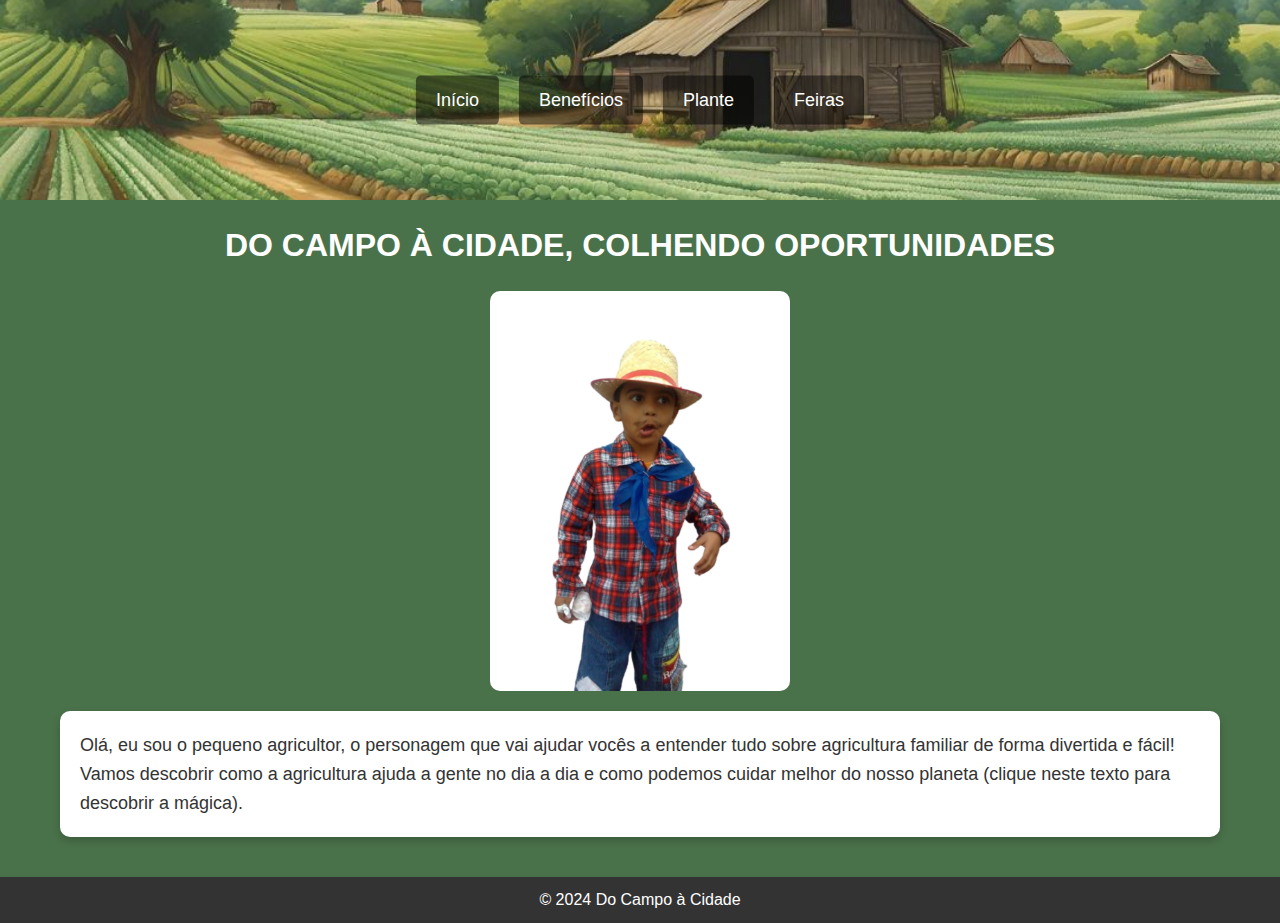
<file: index.html>
<!DOCTYPE html>
<html lang="pt-BR">
<head>
    <meta charset="UTF-8">
    <meta name="viewport" content="width=device-width, initial-scale=1.0">
    <title>Página do Personagem</title>
    <link rel="stylesheet" href="1style.css">
</head>
<body>
    <header>
        <div class="banner">
            <nav>
                <ul>
                    <li><a href="index.html">Início</a></li>
                    <li><a href="beneficios.html">Benefícios</a></li>
                    <li><a href="plante.html">Plante</a></li>
                    <li><a href="feiras.html">Feiras</a></li>
                </ul>
            </nav>
        </div>
    </header>
        
        <h1 class="centered-title">DO CAMPO À CIDADE, COLHENDO OPORTUNIDADES</h1>
    <main>
        <section class="character-container">
            <img id="character-image" src="imagens/personagem.png" alt="Personagem">
            <input type="checkbox" id="toggle-text" class="toggle-text">
            
            <label for="toggle-text" class="speech-bubble initial">
                Olá, eu sou o pequeno agricultor, o personagem que vai ajudar vocês a entender tudo sobre agricultura familiar de forma divertida e fácil! Vamos descobrir como a agricultura ajuda a gente no dia a dia e como podemos cuidar melhor do nosso planeta (clique neste texto para descobrir a mágica).
            </label>
            <label for="toggle-text" class="speech-bubble secondary">
                A agricultura é muito importante porque garante nossa comida diária, cuidando das plantas e dos animais.
                <br><br>
                A agricultura familiar é como um grande projeto de família. É quando uma família cuida de uma pequena área de terra para plantar e colher alimentos. Eles fazem isso juntos e usam o que colhem para a própria comida e também para vender. O tamanho da área de plantio é limitado para que a família possa cuidar bem de tudo.
                <br><br>
                No Brasil, a maioria dos lugares onde se planta comida é cuidado por famílias, embora esses lugares ocupem uma parte menor da terra. Essas famílias são cuidadosas e evitam usar produtos químicos fortes para manter a comida saudável. Muitas vezes, a comida produzida é consumida pela própria família e uma parte é vendida para outras pessoas.
                <br><br>
                Esse trabalho é muito importante, especialmente em cidades pequenas. Segundo o IBGE, 90% das cidades pequenas dependem muito da agricultura familiar para ter uma variedade de alimentos.
            </label>
        </section>
    </main>
    <footer id="cabecalho">
        <p>&copy; 2024 Do Campo à Cidade</p>
    </footer>
</body>
</html>
</file>
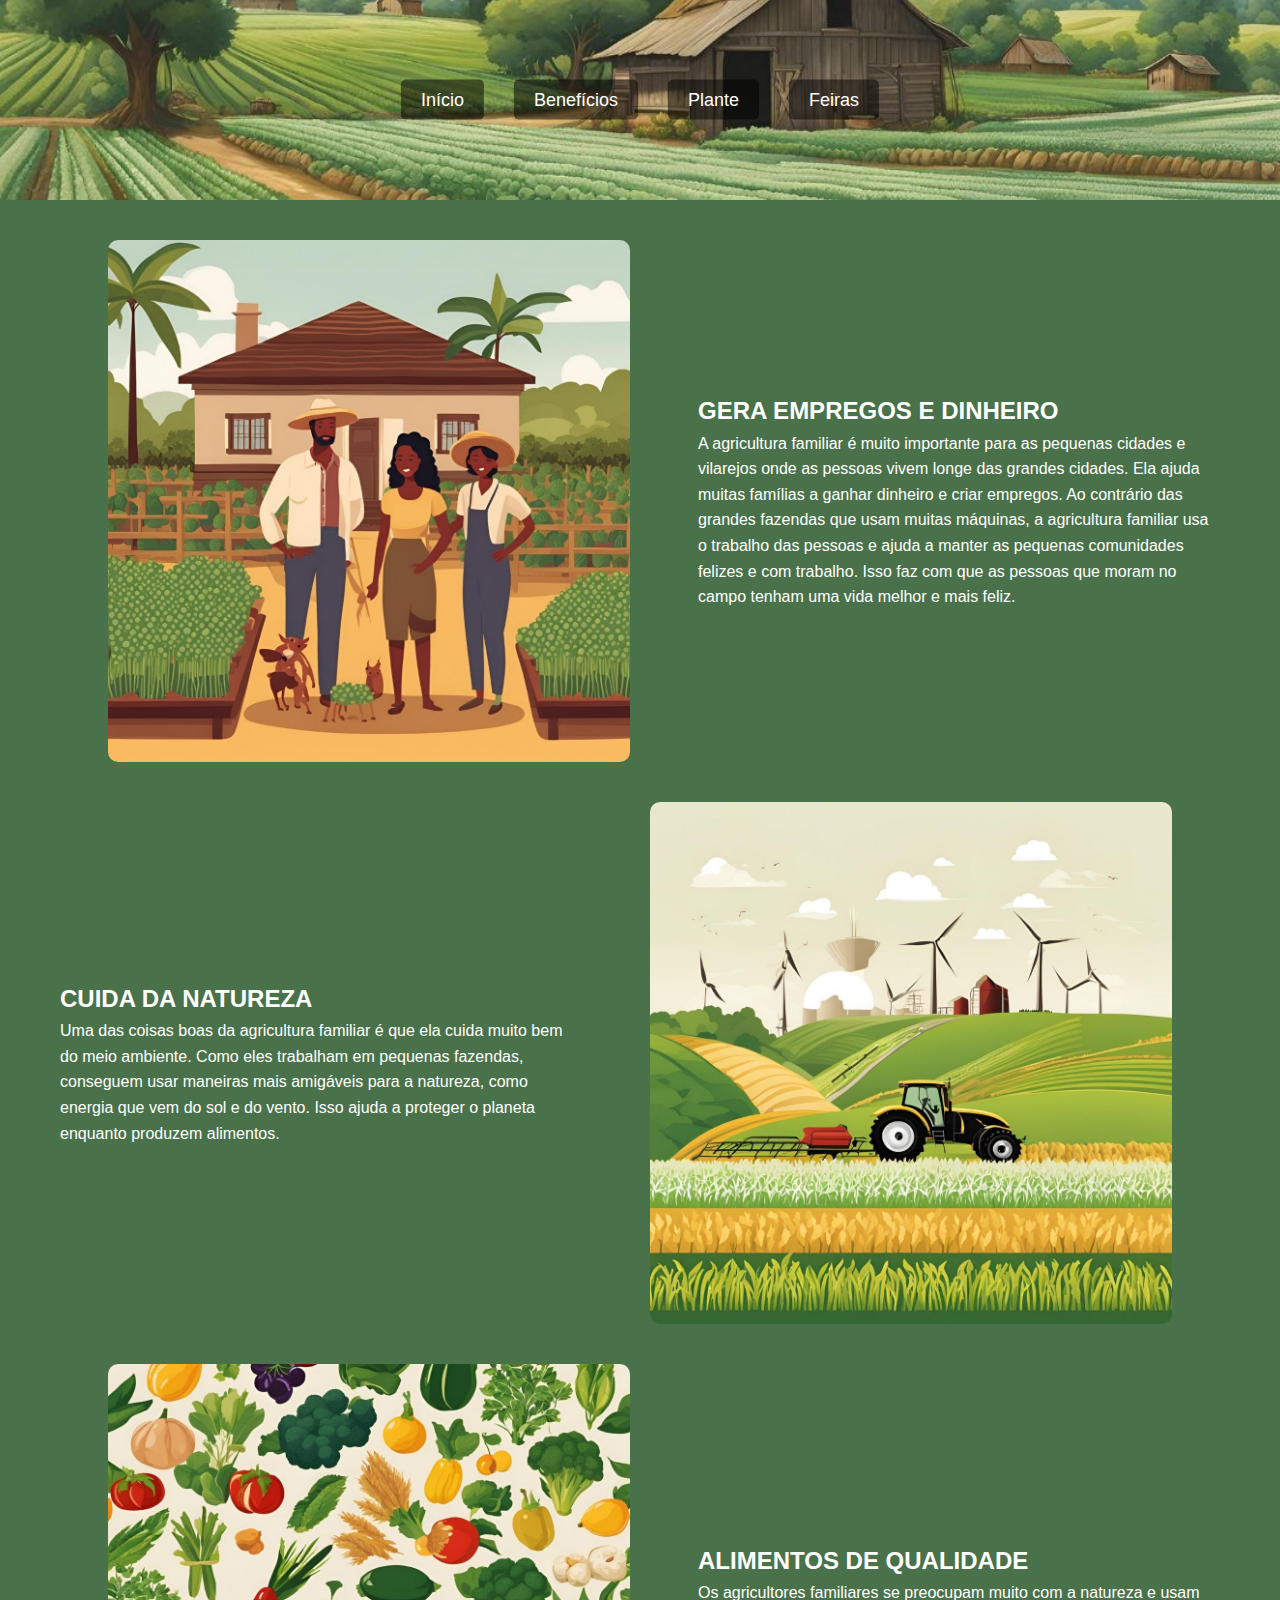
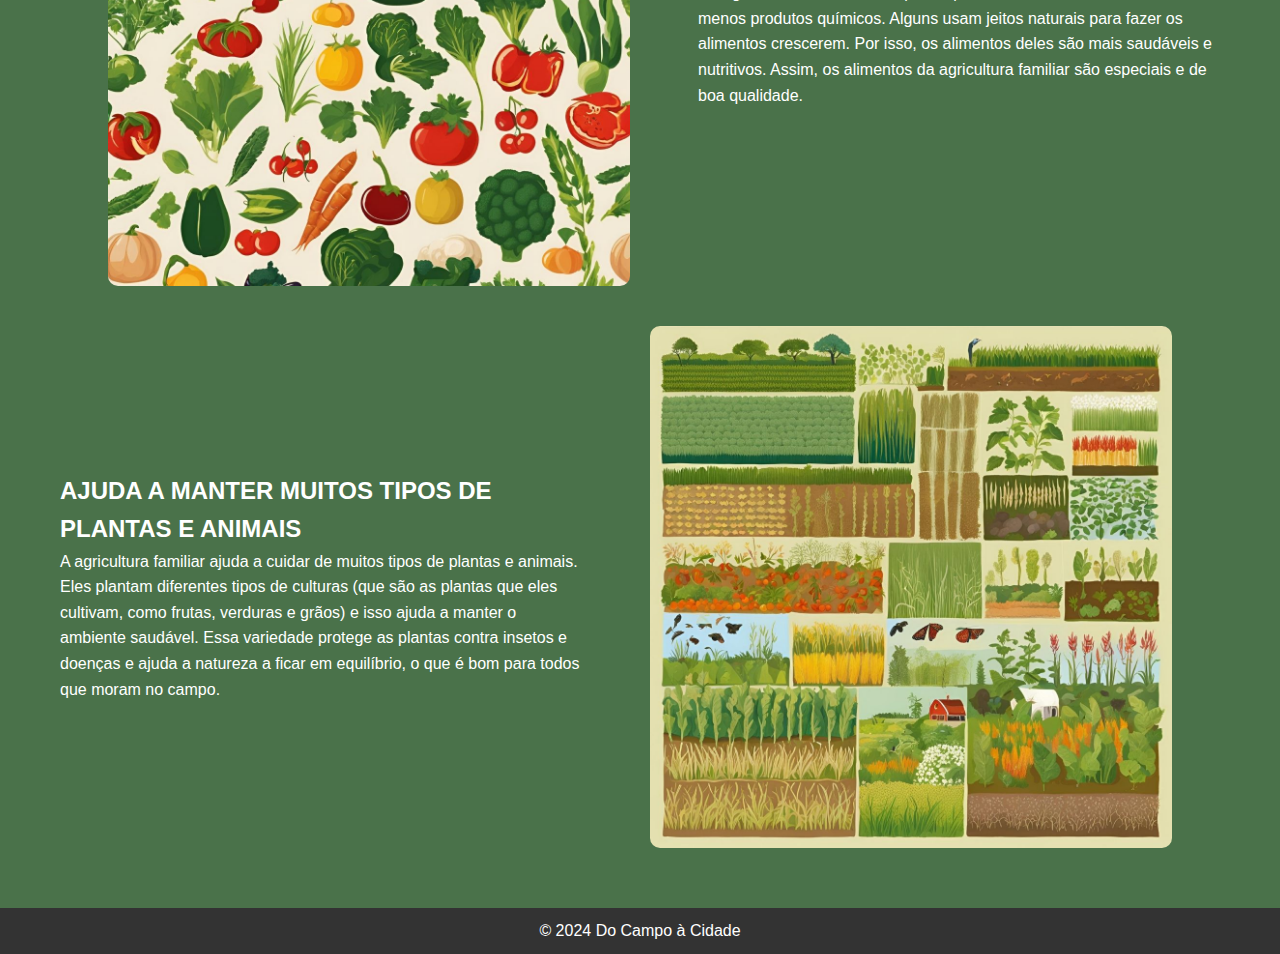
<file: beneficios.html>
<!DOCTYPE html>
<html lang="pt-BR">
<head>
    <meta charset="UTF-8">
    <meta name="viewport" content="width=device-width, initial-scale=1.0">
    <title>Benefícios</title>
    <link rel="stylesheet" href="style.css">
</head>
<body>
    <header>
        <div class="banner">
            <nav>
                <ul>
                    <li><a href="index.html">Início</a></li>
                    <li><a href="beneficios.html">Benefícios</a></li>
                    <li><a href="plante.html">Plante </a></li>
                    <li><a href="feiras.html">Feiras</a></li>
                </ul>
            </nav>
        </div>
    </header>

    <main>
        <section class="beneficio">
            <div class="beneficio-item">
                <img src="imagens/beneficio1.jpg" alt="Gera empregos e renda">
                <div class="beneficio-text">
                    <h2>GERA EMPREGOS E DINHEIRO</h2>
                    <p>A agricultura familiar é muito importante para as pequenas cidades e vilarejos onde as pessoas vivem longe das grandes cidades. Ela ajuda muitas famílias a ganhar dinheiro e criar empregos. Ao contrário das grandes fazendas que usam muitas máquinas, a agricultura familiar usa o trabalho das pessoas e ajuda a manter as pequenas comunidades felizes e com trabalho. Isso faz com que as pessoas que moram no campo tenham uma vida melhor e mais feliz.</p>
                </div>
            </div>
            <div class="beneficio-item reversed">
                <div class="beneficio-text">
                    <h2>CUIDA DA NATUREZA</h2>
                    <p>Uma das coisas boas da agricultura familiar é que ela cuida muito bem do meio ambiente. Como eles trabalham em pequenas fazendas, conseguem usar maneiras mais amigáveis para a natureza, como energia que vem do sol e do vento. Isso ajuda a proteger o planeta enquanto produzem alimentos.</p>
                </div>
                <img src="imagens/beneficio2.jpg" alt="Práticas Sustentáveis">
            </div>
            <div class="beneficio-item">
                <img src="imagens/beneficio3.jpg" alt="Produz alimentos de qualidade">
                <div class="beneficio-text">
                    <h2>ALIMENTOS DE QUALIDADE</h2>
                    <p>Os agricultores familiares se preocupam muito com a natureza e usam menos produtos químicos. Alguns usam jeitos naturais para fazer os alimentos crescerem. Por isso, os alimentos deles são mais saudáveis e nutritivos. Assim, os alimentos da agricultura familiar são especiais e de boa qualidade.</p>
                </div>
            </div>
            <div class="beneficio-item reversed">
                <div class="beneficio-text">
                    <h2>AJUDA A MANTER MUITOS TIPOS DE PLANTAS E ANIMAIS</h2>
                    <p>A agricultura familiar ajuda a cuidar de muitos tipos de plantas e animais. Eles plantam diferentes tipos de culturas (que são as plantas que eles cultivam, como frutas, verduras e grãos) e isso ajuda a manter o ambiente saudável. Essa variedade protege as plantas contra insetos e doenças e ajuda a natureza a ficar em equilíbrio, o que é bom para todos que moram no campo.</p>
                </div>
                <img src="imagens/beneficio4.jpg" alt="Preserva a biodiversidade">
            </div>
        </section>
    </main>

    <footer>
        <p>&copy; 2024 Do Campo à Cidade</p>
    </footer>
</body>
</html>
</file>
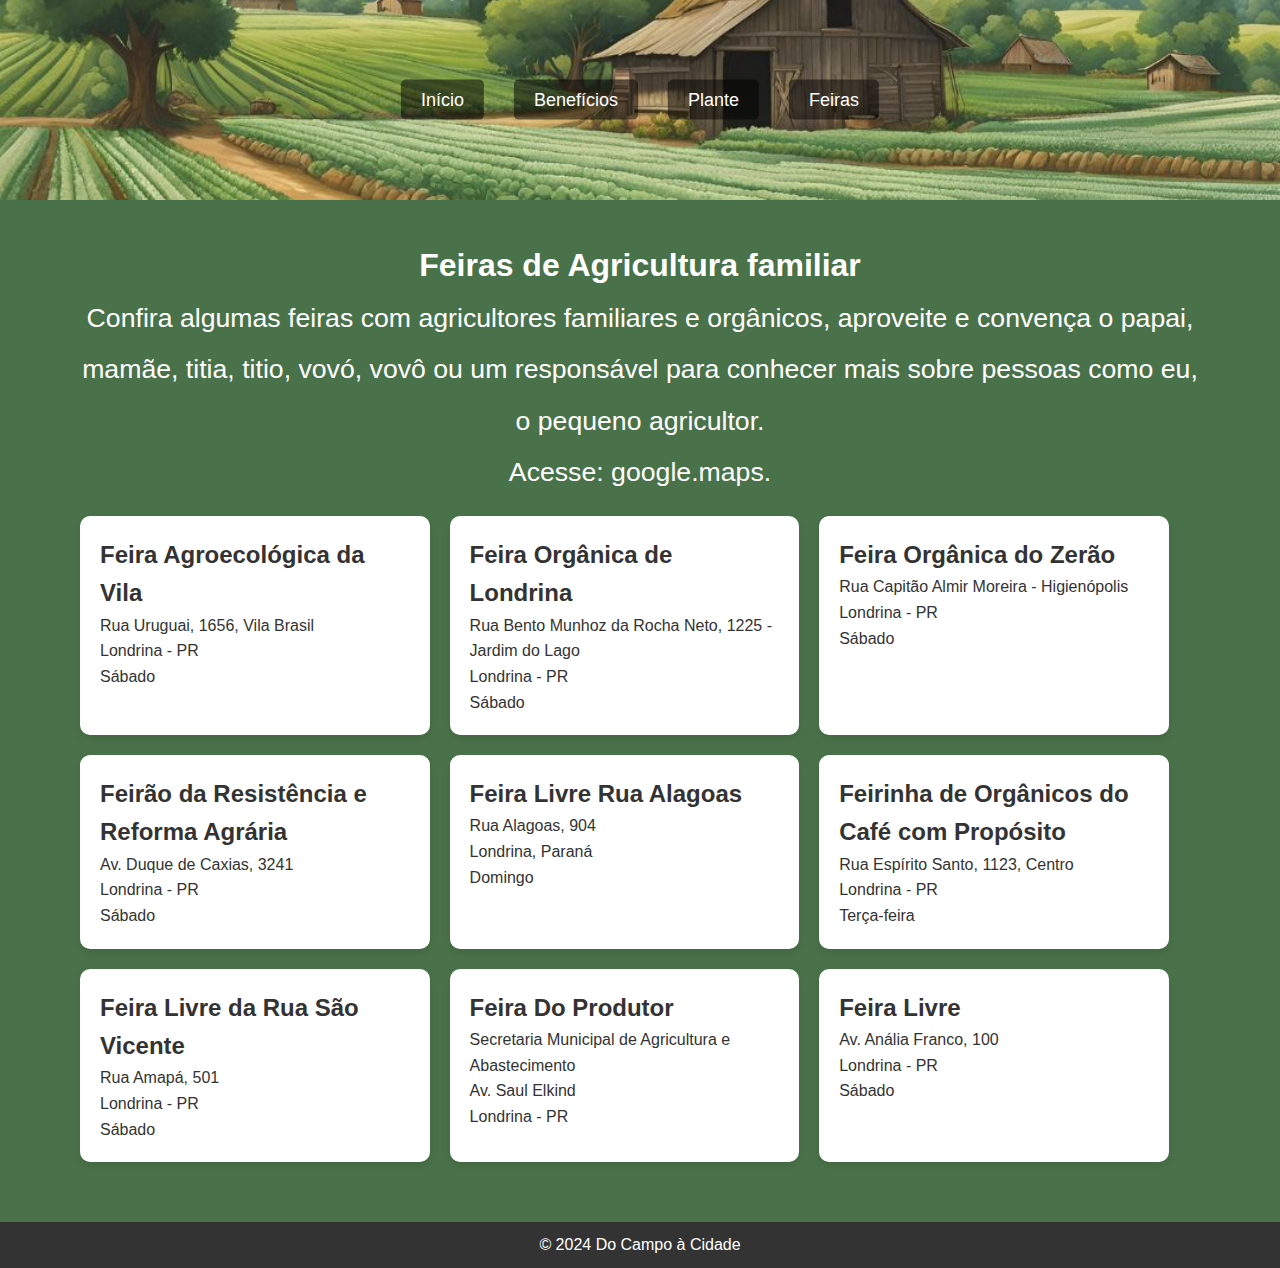
<file: feiras.html>
<!DOCTYPE html>
<html lang="pt-br">
<head>
    <meta charset="UTF-8">
    <meta name="viewport" content="width=device-width, initial-scale=1.0">
    <title>Feiras - Do Campo à Cidade</title>
    <link rel="stylesheet" href="style.css">
</head>
<body>
    <header>
        <div class="banner">
            <nav>
                <ul>
                    <li><a href="index.html">Início</a></li>
                    <li><a href="beneficios.html">Benefícios</a></li>
                    <li><a href="plante.html">Plante</a></li>
                    <li><a href="feiras.html">Feiras</a></li>
                </ul>
            </nav>
        </div>
    </header>

    <main>
        <section class="feiras-section">
            <h1>Feiras de Agricultura familiar
                <p><span style="font-weight: normal; font-size: smaller;">Confira algumas feiras com agricultores familiares e orgânicos, aproveite e convença o papai, mamãe, titia, titio, vovó, vovô ou um responsável para conhecer mais sobre pessoas como eu, o pequeno agricultor. </span></p>
                    <p><span style="font-weight: normal; font-size: smaller;">Acesse: google.maps. </span></p>
            </h1>             
            <div class="info-card-container">
                <div class="info-card">
                    <h2>Feira Agroecológica da Vila</h2>
                    <p>Rua Uruguai, 1656, Vila Brasil</p>
                    <p>Londrina - PR</p>
                    <p>Sábado</p>
                </div>

                <div class="info-card">
                    <h2>Feira Orgânica de Londrina</h2>
                    <p>Rua Bento Munhoz da Rocha Neto, 1225 - Jardim do Lago</p>
                    <p>Londrina - PR</p>
                    <p>Sábado</p>
                </div>

                <div class="info-card">
                    <h2>Feira Orgânica do Zerão</h2>
                    <p>Rua Capitão Almir Moreira - Higienópolis</p>
                    <p>Londrina - PR</p> 
                    <p>Sábado</p>
                </div>

                <div class="info-card">
                    <h2>Feirão da Resistência e Reforma Agrária</h2>
                    <p>Av. Duque de Caxias, 3241</p>
                    <p>Londrina - PR</p>
                    <p>Sábado</p>
                </div>
                <div class="info-card">
                    <h2>Feira Livre Rua Alagoas</h2>
                    <p>Rua Alagoas, 904</p>
                    <p>Londrina, Paraná</p>
                    <p>Domingo</p>
                </div>
                
                
                <div class="info-card">
                    <h2>Feirinha de Orgânicos do Café com Propósito</h2>
                    <p>Rua Espírito Santo, 1123, Centro</p>
                    <p>Londrina - PR</p>
                    <p>Terça-feira</p>
                </div>

                <div class="info-card">
                    <h2>Feira Livre da Rua São Vicente</h2>
                    <p>Rua Amapá, 501</p>
                    <p>Londrina - PR</p>
                    <p>Sábado</p>
                </div>

                <div class="info-card">
                    <h2>Feira Do Produtor</h2>
                    <p>Secretaria Municipal de Agricultura e Abastecimento</p>
                    <p>Av. Saul Elkind</p>
                    <p>Londrina - PR</p>
                </div>

                <div class="info-card">
                    <h2>Feira Livre</h2>
                    <p>Av. Anália Franco, 100</p>
                    <p>Londrina - PR</p>
                    <p>Sábado</p>
                </div>
            </div>
        </section>
    </main>

    <footer>
        <p>&copy; 2024 Do Campo à Cidade</p>
    </footer>
</body>
</html>
</file>
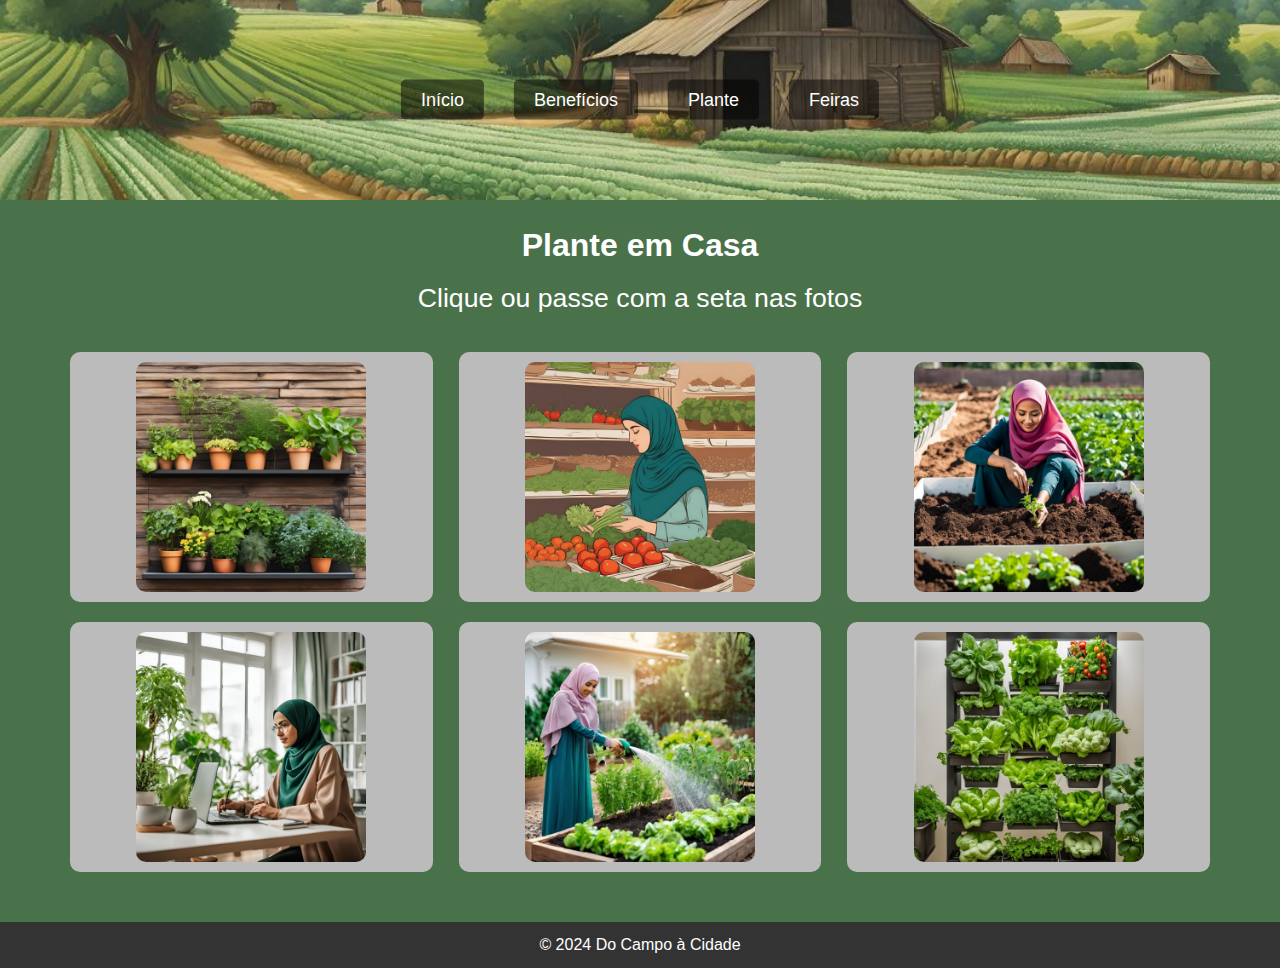
<file: plante.html>
<!DOCTYPE html>
<html lang="pt-br">
<head>
    <meta charset="UTF-8">
    <meta name="viewport" content="width=device-width, initial-scale=1.0">
    <title>Plante - Do Campo à Cidade</title>
    <link rel="stylesheet" href="style.css">
</head>
<body>
    <header>
        <div class="banner">
            <nav>
                <ul>
                    <li><a href="index.html">Início</a></li>
                    <li><a href="beneficios.html">Benefícios</a></li>
                    <li><a href="plante.html">Plante </a></li>
                    <li><a href="feiras.html">Feiras</a></li>
                </ul>
            </nav>
        </div>
    </header>

    <main>
        <section class="plante">
            <h1>Plante em Casa
                <p><span style="font-weight: normal; font-size: smaller;">Clique ou passe com a seta nas fotos</span></p>
            </h1>             
            <div class="flip-card-container">
                <div class="flip-card">
                    <div class="flip-card-inner">
                        <div class="flip-card-front">
                            <img src="imagens/escolha-local.jpg" alt="Escolha do Local">
                        </div>
                        <div class="flip-card-back">
                            <h3>Escolha do Local</h3>
                            <p>Procure um lugar onde as plantas possam pegar bastante sol, como no quintal, na varanda ou até na janela. O sol é importante para as plantinhas crescerem fortes.</p>
                        </div>
                    </div>
                </div>

                <div class="flip-card">
                    <div class="flip-card-inner">
                        <div class="flip-card-front">
                            <img src="imagens/selecionar-plantas.jpg" alt="Seleção de Plantas">
                        </div>
                        <div class="flip-card-back">
                            <h3>Seleção de Plantas</h3>
                            <p>Pense em quais plantinhas você quer cultivar. É bom escolher aquelas que se dão bem com o clima da sua cidade, como alface, manjericão ou cebolinha.</p>
                        </div>
                    </div>
                </div>

                <div class="flip-card">
                    <div class="flip-card-inner">
                        <div class="flip-card-front">
                            <img src="imagens/preparacao-solo.jpg" alt="Preparação do Solo">
                        </div>
                        <div class="flip-card-back">
                            <h3>Preparação do Solo</h3>
                            <p>Para as plantas crescerem bem, a terra precisa estar rica e cheia de nutrientes. Você pode adicionar compostagem na terra para deixá-la melhor. Aqui, é uma boa ideia pedir ajuda aos pais!</p>
                        </div>
                    </div>
                </div>

                <div class="flip-card">
                    <div class="flip-card-inner">
                        <div class="flip-card-front">
                            <img src="imagens/plantio.jpg" alt="Plantio">
                        </div>
                        <div class="flip-card-back">
                            <h3>Plantio</h3>
                            <p>Agora é hora de plantar! Faça buraquinhos na terra e coloque as sementes ou mudinhas com cuidado. Deixe um espaço entre elas para que tenham espaço para crescer. Depois, regue um pouco.</p>
                        </div>
                    </div>
                </div>

                <div class="flip-card">
                    <div class="flip-card-inner">
                        <div class="flip-card-front">
                            <img src="imagens/cuidados.jpg" alt="Cuidados Diários">
                        </div>
                        <div class="flip-card-back">
                            <h3>Cuidados Diários</h3>
                            <p>As plantas precisam de cuidados diários. Regue quando a terra estiver seca e fique de olho para ver se estão crescendo bem. Se tiver alguma dúvida, peça ajuda aos seus irmão, amigos e pais para cuidar direitinho. Uma ótima atividade para trabalhar em equipe.</p>
                        </div>
                    </div>
                </div>

                <div class="flip-card">
                    <div class="flip-card-inner">
                        <div class="flip-card-front">
                            <img src="imagens/horta-vertical.jpg" alt="Horta Vertical">
                        </div>
                        <div class="flip-card-back">
                            <h3>Horta Vertical</h3>
                            <p>Se você não tem muito espaço, que tal criar uma horta vertical? Use prateleiras, vasos pendurados ou suportes. Você pode plantar temperos, ervas e pequenos vegetais, e aqui os mais velhos podem ajudar a montar tudo direitinho e bem bonito!</p>
                        </div>
                    </div>
                </div>
            </div>
            
        </section>
    </main>

    <footer>
        <p>&copy; 2024 Do Campo à Cidade</p>
    </footer>
</body>
</html>
</file>
<file: 1style.css>
* {
    margin: 0;
    padding: 0;
    box-sizing: border-box;
}

body {
    font-family: Arial, sans-serif;
    background-color: #4a724a;
    color: white;
    line-height: 1.6;
    display: flex;
    flex-direction: column;
    min-height: 100vh;
}

main {
    flex: 1;
    padding: 20px;
    max-width: 1200px;
    margin: 0 auto;
}

header .banner {
    background-image: url('imagens/banner-imagem.jpg');
    background-size: cover;
    background-position: center;
    height: 200px;
    display: flex;
    align-items: center;
    justify-content: center;
    position: relative;
}

nav {
    position: absolute;
    top: 50%;
    left: 50%;
    transform: translate(-50%, -50%);
    text-align: center;
}

nav ul {
    list-style: none;
    padding: 0;
    margin: 0;
    display: flex;
    justify-content: center;
}

nav ul li {
    margin: 0 10px; 
}

nav ul li a {
    text-decoration: none;
    color: white;
    font-size: 18px;
    padding: 10px 20px;
    background-color: rgba(0, 0, 0, 0.5);
    border-radius: 5px;
    display: inline-block;
}

nav ul li a:hover {
    background-color: #3e5e3e;
}

.centered-title {
    text-align: center;
    margin-top: 20px;
}

main {
    padding: 20px;
    max-width: 1200px;
    margin: 0 auto;
}

.character-container {
    display: flex;
    align-items: flex-start;
    flex-wrap: wrap;
    position: relative;
    justify-content: center;
}

#character-image {
    width: 100%;
    max-width: 300px;
    height: auto;
    cursor: pointer;
    border-radius: 10px;
}

.speech-bubble {
    max-width: 100%;
    background-color: #fff;
    color: #333;
    border-radius: 10px;
    padding: 20px;
    box-shadow: 0 4px 8px rgba(0, 0, 0, 0.2);
    font-size: 18px;
    display: none;
    position: relative;
    margin-top: 20px;
}

.speech-bubble.initial {
    display: block;
}

.speech-bubble.secondary {
    display: none;
}

.toggle-text {
    display: none;
}

.toggle-text:checked ~ .speech-bubble.initial {
    display: none;
}

.toggle-text:checked ~ .speech-bubble.secondary {
    display: block;
}

footer {
    background-color: #333;
    color: white;
    text-align: center;
    padding: 10px 0;
    margin-top: 20px;
    position: relative;
    width: 100%;
}

@media (max-width: 768px) {
    nav {
        position: static;
        transform: none;
        margin-top: 10px;
    }

    nav ul {
        flex-direction: column;
    }

    nav ul li {
        margin: 10px 0;
    }

    header .banner {
        height: auto; 
        min-height: 150px;
    }

    #character-image {
        max-width: 200px;
    }

    .speech-bubble {
        font-size: 16px;
        padding: 15px;
    }
}

@media (max-width: 480px) {
    body {
        font-size: 14px;
    }

    .back-button {
        font-size: 14px;
        padding: 8px 16px;
    }

    nav ul li a {
        font-size: 16px;
        padding: 8px 16px;
    }

    .speech-bubble {
        font-size: 14px;
        padding: 10px;
    }

    header .banner {
        height: auto; 
        min-height: 120px;
    }

    #character-image {
        max-width: 150px;
    }
}
</file>
<file: style.css>
* {
    margin: 0;
    padding: 0;
    box-sizing: border-box;
}

body {
    font-family: Arial, sans-serif;
    background-color: #4a724a;
    color: white;
    line-height: 1.6;
}

header .banner {
    background-image: url('imagens/banner-imagem.jpg'); 
    background-size: cover;
    background-position: center;
    height: 200px; 
    display: flex;
    align-items: center; 
    justify-content: center; 
    position: relative;
}

nav {
    position: absolute;
    top: 50%;
    left: 50%;
    transform: translate(-50%, -50%);
    text-align: center;
}

nav ul {
    list-style: none;
    display: flex;
    padding: 0;
    margin: 0;
}

nav ul li {
    margin: 0 15px;
}

nav ul li a {
    text-decoration: none;
    color: white;
    font-size: 18px;
    padding: 10px 20px;
    background-color: rgba(0, 0, 0, 0.5);
    border-radius: 5px;
}

nav ul li a:hover {
    background-color: #3e5e3e;
}

main {
    padding: 20px;
    max-width: 1200px;
    margin: 0 auto;
}

main h1 {
    margin-bottom: 20px;
    text-align: center;
}

main img {
    display: block;
    max-width: 100%;
    height: auto;
    margin: 20px auto;
}

.back-button {
    display: block;
    width: fit-content;
    margin: 20px auto;
    padding: 10px 20px;
    background-color: #3e5e3e;
    text-align: center;
    color: white;
    text-decoration: none;
    border-radius: 5px;
}

.back-button:hover {
    background-color: #2e4d2e;
}

.flip-card-container {
    display: flex;
    flex-wrap: wrap;
    justify-content: space-between;
}

.flip-card {
    background-color: transparent;
    width: calc(33% - 20px); 
    height: 250px; 
    perspective: 1000px;
    margin: 10px;
}

.flip-card-inner {
    position: relative;
    width: 100%;
    height: 100%;
    text-align: center;
    transition: transform 0.8s;
    transform-style: preserve-3d;
}

.flip-card:hover .flip-card-inner {
    transform: rotateY(180deg);
}

.flip-card-front, .flip-card-back {
    position: absolute;
    width: 100%;
    height: 100%;
    -webkit-backface-visibility: hidden;
    backface-visibility: hidden;
    border-radius: 10px;
    display: flex;
    justify-content: center;
    align-items: center;
    padding: 10px;
    box-sizing: border-box;
}

.flip-card-front {
    background-color: #bbb;
    color: black;
}

.flip-card-back {
    background-color: #40aa63;
    color: white;
    transform: rotateY(180deg);
    display: flex;
    flex-direction: column;
    justify-content: center;
    align-items: center;
    padding: 20px;
}

.flip-card-front img, .flip-card-back img {
    max-width: 100%;
    max-height: 100%;
    object-fit: cover;
    border-radius: 10px;
}

.flip-card-back h3 {
    margin-top: 0;
    font-size: 22px;
}

.flip-card-back p {
    font-size: 16px;
    margin: 10px 0 0;
    line-height: 1.4;
}


footer {
    background-color: #333;
    color: white;
    text-align: center;
    padding: 10px 0;
    margin-top: 20px;
    position: relative;
    bottom: 0;
    width: 100%;
}

.beneficios-section {
    display: flex;
    flex-direction: column;
    gap: 40px;
}

.beneficio-item {
    display: flex;
    align-items: center;
    justify-content: space-between;
    gap: 20px; 
}

.beneficio-item img {
    width: 45%;
    border-radius: 10px;
}

.beneficio-text {
    width: 45%;
    text-align: left;
}

@media (max-width: 768px) {
    .beneficio-item {
        flex-direction: column;
        align-items: center; 
        text-align: center;
    }

    .beneficio-item img,
    .beneficio-text {
        width: 100%;
    }

    .beneficio-item img {
        margin-bottom: 20px;
    }

    .beneficio-text {
        text-align: center; 
    }
}

.feiras-section {
    padding: 20px;
    max-width: 1200px;
    margin: 0 auto;
    position: relative; 
}

.feiras-square {
    background-color: #ffffff;
    color: #333333;
    border: 2px solid #333333;
    padding: 20px;
    width: 300px;
    height: 300px;
    text-align: center;
    line-height: 300px; 
    margin: 20px auto;
    border-radius: 10px;
    font-size: 20px;
    font-weight: bold;
    position: relative; 
}

.info-card-container {
    display: flex;
    flex-wrap: wrap;
    gap: 20px;
}

.info-card {
    background-color: #fff;
    color: #333;
    border-radius: 10px;
    padding: 20px;
    width: calc(33% - 20px); 
    box-shadow: 0 4px 8px rgba(0, 0, 0, 0.1);
    height: auto; 
}

@media (max-width: 1200px) {
    .flip-card, .info-card {
        width: calc(50% - 20px); 
    }

    .beneficio-item img {
        width: 50%;
    }
}

@media (max-width: 768px) {
    .flip-card, .info-card {
        width: calc(100% - 20px); 
    }

    .beneficio-item {
        flex-direction: column;
        align-items: center;
        text-align: center;
    }

    .beneficio-item img {
        width: 100%;
        margin-bottom: 20px;
    }

    .beneficio-text {
        width: 100%;
        text-align: center; 
    }

    nav {
        position: static;
        transform: none;
        text-align: center;
    }

    nav ul {
        display: block;
    }

    nav ul li {
        margin: 20px 0;
    }
}

@media (max-width: 480px) {
    body {
        font-size: 14px;
    }

    .back-button {
        font-size: 14px;
        padding: 8px 16px;
    }

    .feiras-square {
        width: 100%;
        height: auto;
        line-height: normal;
        font-size: 18px;
    }
}
</file>
